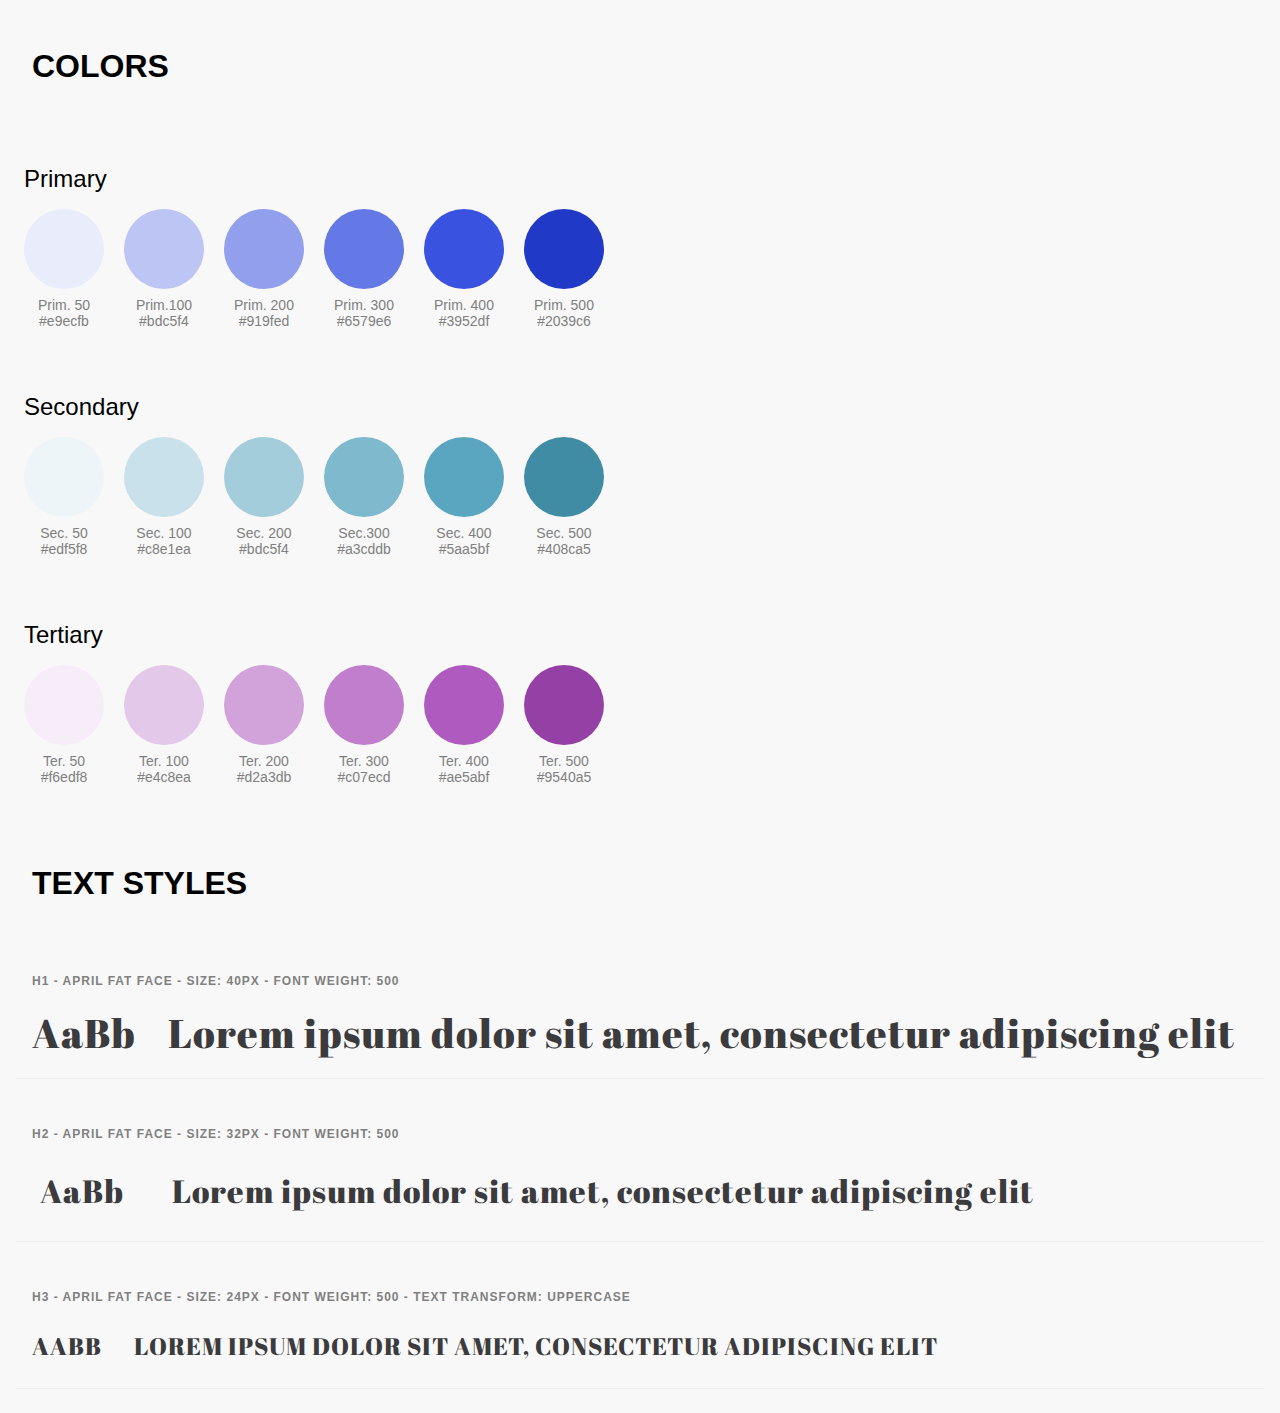
<file: oliver_dssample.html>
<!DOCTYPE html>
<html>
  <head>
    <title>Simple design system - by Oliver </title>
    <link href="/styles.css" rel="stylesheet">
    <link rel="preconnect" href="https://fonts.googleapis.com">
<link rel="preconnect" href="https://fonts.gstatic.com" crossorigin>
<link href="https://fonts.googleapis.com/css2?family=Abril+Fatface&display=swap" rel="stylesheet">
  </head>
  <body>
      <section>
        <h1>Colors</h1>
      </section>

      <section>
      <h2>Primary</h2>

        <div class="colorcontainer">
          <div class="shape p50">
          </div>
          <p class="colorcode">Prim. 50<br>#e9ecfb</p>
        </div>

        <div class="colorcontainer">
          <div class="shape p100">
          </div>
          <p class="colorcode">Prim.100<br>#bdc5f4</p>
        </div>

        <div class="colorcontainer">
          <div class="shape p200">
          </div>
          <p class="colorcode">Prim. 200<br>#919fed</p>
        </div>

        <div class="colorcontainer">
          <div class="shape p300">
          </div>
          <p class="colorcode">Prim. 300<br>#6579e6</p>
        </div>

        <div class="colorcontainer">
          <div class="shape p400">
          </div>
          <p class="colorcode">Prim. 400<br>#3952df</p>
        </div>

        <div class="colorcontainer">
          <div class="shape p500">
          </div>
          <p class="colorcode">Prim. 500<br>#2039c6</p>
        </div>
      </section>

      <section>
        <h2>Secondary</h2>

        <div class="colorcontainer">
          <div class="shape s50">
          </div>
          <p class="colorcode">Sec. 50<br>#edf5f8</p>
        </div>

        <div class="colorcontainer">
          <div class="shape s100">
          </div>
          <p class="colorcode">Sec. 100<br>#c8e1ea</p>
        </div>

        <div class="colorcontainer">
          <div class="shape s200">
          </div>
          <p class="colorcode">Sec. 200<br>#bdc5f4</p>
        </div>

        <div class="colorcontainer">
          <div class="shape s300">
          </div>
          <p class="colorcode">Sec.300<br>#a3cddb</p>
        </div>

        <div class="colorcontainer">
          <div class="shape s400">
          </div>
          <p class="colorcode">Sec. 400<br>#5aa5bf</p>
        </div>

        <div class="colorcontainer">
          <div class="shape s500">
          </div>
          <p class="colorcode">Sec. 500<br>#408ca5</p>
        </div>

      </section>

      <section>
        <h2>Tertiary</h2>

        <div class="colorcontainer">
          <div class="shape t50">
          </div>
          <p class="colorcode">Ter. 50<br>#f6edf8</p>
        </div>

        <div class="colorcontainer">
          <div class="shape t100">
          </div>
          <p class="colorcode">Ter. 100<br>#e4c8ea</p>
        </div>

        <div class="colorcontainer">
          <div class="shape t200">
          </div>
          <p class="colorcode">Ter. 200<br>#d2a3db</p>
        </div>

        <div class="colorcontainer">
          <div class="shape t300">
          </div>
          <p class="colorcode">Ter. 300<br>#c07ecd</p>
        </div>

        <div class="colorcontainer">
          <div class="shape t400">
          </div>
          <p class="colorcode">Ter. 400<br>#ae5abf</p>
        </div>

        <div class="colorcontainer">
          <div class="shape t500">
          </div>
          <p class="colorcode">Ter. 500<br>#9540a5</p>
        </div>
      </section>
      <section>
        <h1>Text styles</h1>
      </section>
        <section>
          <div class="titletext">
          <h4>H1 - April Fat Face - Size: 40px - Font Weight: 500</h4>
        </div>
        <div class="text">
        <div class="textsample">
          <h1 class="h1design">
          AaBb</h1>
        </div>
        <div class="textsample">
        <h1 class="h1design">
        Lorem ipsum dolor sit amet, consectetur adipiscing elit</h1>
        </div>
        </div>
      </section>
      <section>
          <div class="titletext">
          <h4>H2 - April Fat Face - Size: 32px - Font Weight: 500</h4>
        </div>
        <div class="text">
        <div class="textsample">
          <h2 class="h2design">
          AaBb</h2>
        </div>
        <div class="textsample">
        <h2 class="h2design">
          Lorem ipsum dolor sit amet, consectetur adipiscing elit</h2>
        </div>
        </div>
      </section>
      <section>
          <div class="titletext">
          <h4>H3 - April Fat Face - Size: 24px - Font Weight: 500 - Text Transform: uppercase</h4>
        </div>
        <div class="text">
        <div class="textsample">
          <h3 class="h3design">
          AaBb</h3>
        </div>
        <div class="textsample">
        <h3 class="h3design">
          Lorem ipsum dolor sit amet, consectetur adipiscing elit</h3>
        </div>
        </div>
      </section>

  </body>
</html>
</file>
<file: styles.css>
* {
  margin: 0;
  padding: 0;
}

h1 {
  font-family: sans-serif;
  font-size: 32px;
  text-transform: uppercase;
  font-weight: 900;
  margin: 24px 16px;
}

h2 {
  font-family: sans-serif;
  font-weight: 500;
  padding: 8px;
}

h4 {
  font-family: sans-serif;
  font-weight: 700;
  color: gray;
  letter-spacing: 1px;
  text-transform: uppercase;
  font-size: 12px;
}

p.colorcode {
  font-family: sans-serif;
  font-weight: 300;
  text-align: center;
  width: 100%;
  margin-top: 8px;
  color: gray;
  font-size: 14px;
}

section {
  background-color: #F8F8F8;
  padding: 24px 16px;
  margin: auto;
}

.colorcontainer {
  display: inline-block;
  margin: 8px;
}


.shape {
  border-radius: 100%;
  width: 80px;
  height: 80px;
}

.p50 {
  background-color: #e9ecfb;
}

.p100 {
  background-color: #bdc5f4;
}

.p200 {
  background-color: #919fed;
}

.p300 {
  background-color: #6579e6;
}

.p400 {
  background-color: #3952df;
}

.p500 {
  background-color: #2039c6;
}

.s50 {
  background-color: #edf5f8;
}

.s100 {
  background-color: #c8e1ea;
}

.s200 {
  background-color: #a3cddb;
}

.s300 {
  background-color: #7eb9cd;
}

.s400 {
  background-color: #5aa5bf;
}

.s500 {
  background-color: #408ca5;
}

.t50 {
  background-color: #f6edf8;
}

.t100 {
  background-color: #e4c8ea;
}

.t200 {
  background-color: #d2a3db;
}

.t300 {
  background-color: #c07ecd;
}

.t400 {
  background-color: #ae5abf;
}

.t500 {
  background-color: #9540a5;
}

.textsample {
  display: inline-block;
}

.text {
  display: flex;
  border-bottom: 1px solid #d6d5d750;
}

.titletext {
  padding: 0 16px;
}

.h1design {
  font-family: 'Abril Fatface', cursive;
  font-size: 40px;
  text-transform: none;
  letter-spacing: 1px;
  line-height: 42px;
  font-weight: 500;
  color: #3b3a3d;
}

.h2design {
  font-family: 'Abril Fatface', cursive;
  font-size: 32px;
  text-transform: none;
  letter-spacing: 1px;
  line-height: 36px;
  font-weight: 500;
  color: #3b3a3d;
  margin: 24px 16px;
}

.h3design {
  font-family: 'Abril Fatface', cursive;
  font-size: 24px;
  text-transform: none;
  letter-spacing: 1px;
  line-height: 36px;
  font-weight: 300;
  color: #3b3a3d;
  text-transform: uppercase;
  margin: 24px 16px;
}
</file>
